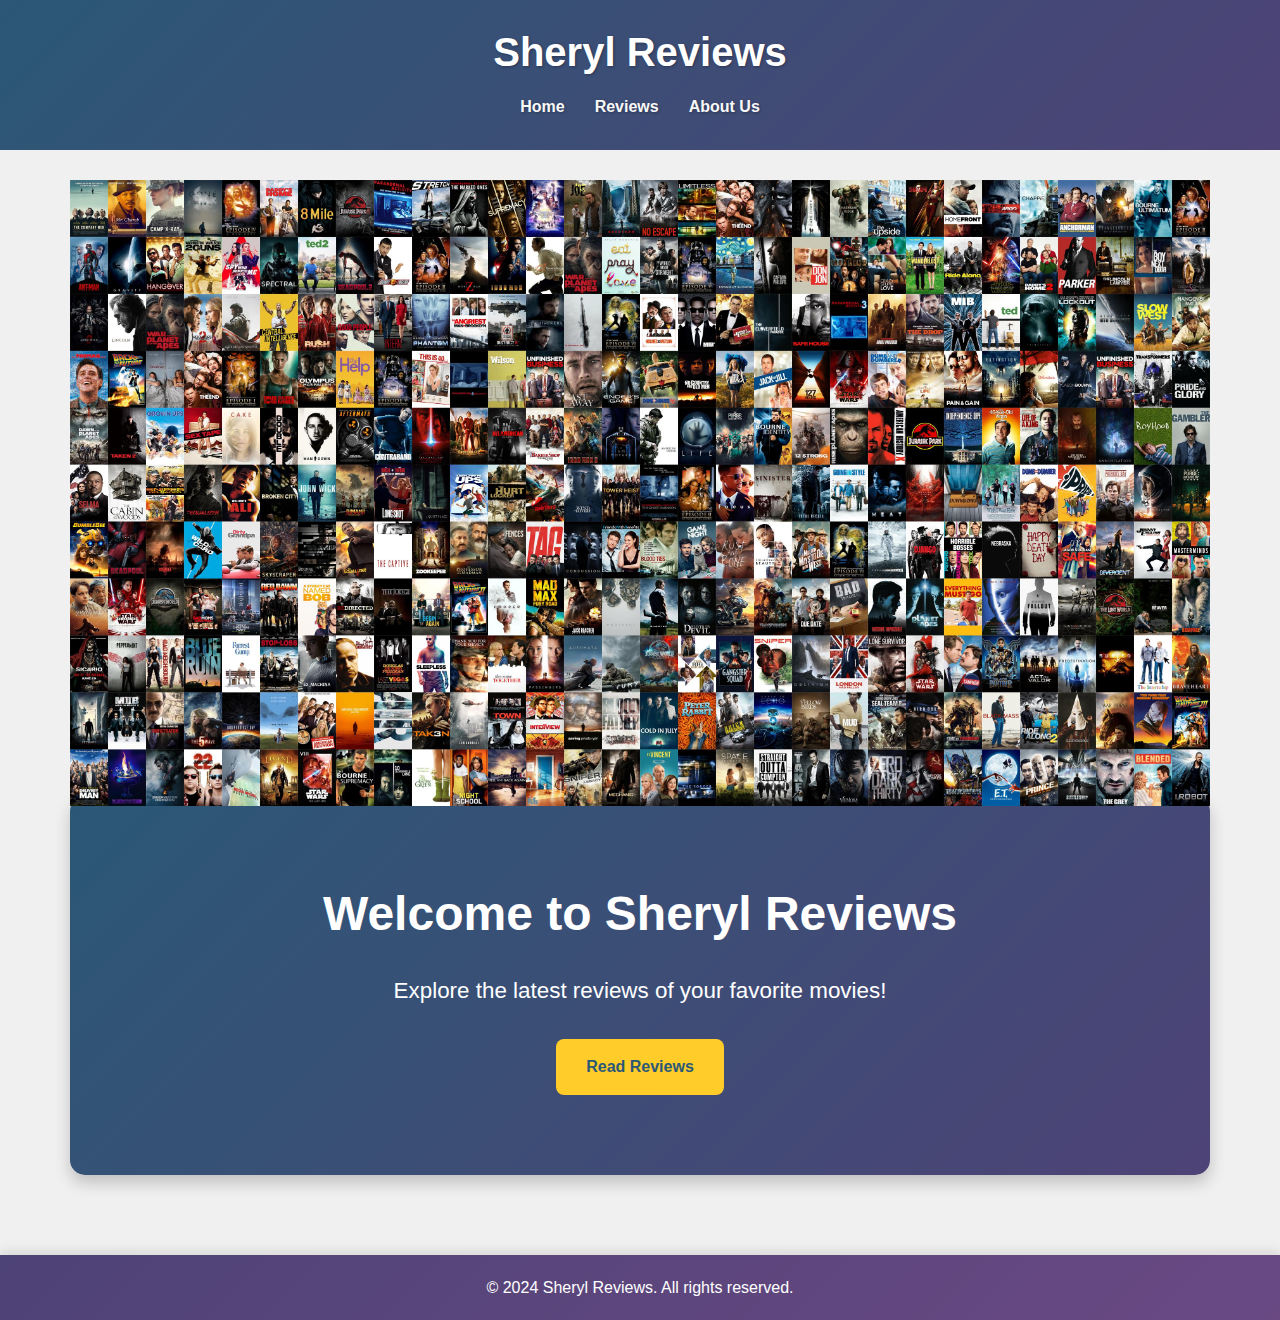
<file: index.html>
<!DOCTYPE html>
<html lang="en">
<head>
    <meta charset="UTF-8">
    <meta name="viewport" content="width=device-width, initial-scale=1.0">
    <title>Home - Sheryl Reviews</title>
    <link rel="stylesheet" href="styles.css">
</head>
<body>

<header>
    <h1>Sheryl Reviews</h1>
    <nav>
        <ul>
            <li><a href="index.html">Home</a></li>
            <li><a href="reviews.html">Reviews</a></li>
            <li><a href="about_us.html">About Us</a></li>
        </ul>
    </nav>
</header>

<main>
   
    <img src="home.jpg" alt="Welcome to Sheryl Reviews" class="above-hero-image">

    <section class="hero">
        <h2>Welcome to Sheryl Reviews</h2>
        <p>Explore the latest reviews of your favorite movies!</p>
        <a href="reviews.html" class="button">Read Reviews</a>
    </section>
</main>

<footer>
    <p>&copy; 2024 Sheryl Reviews. All rights reserved.</p>
</footer>

</body>
</html>
</file>
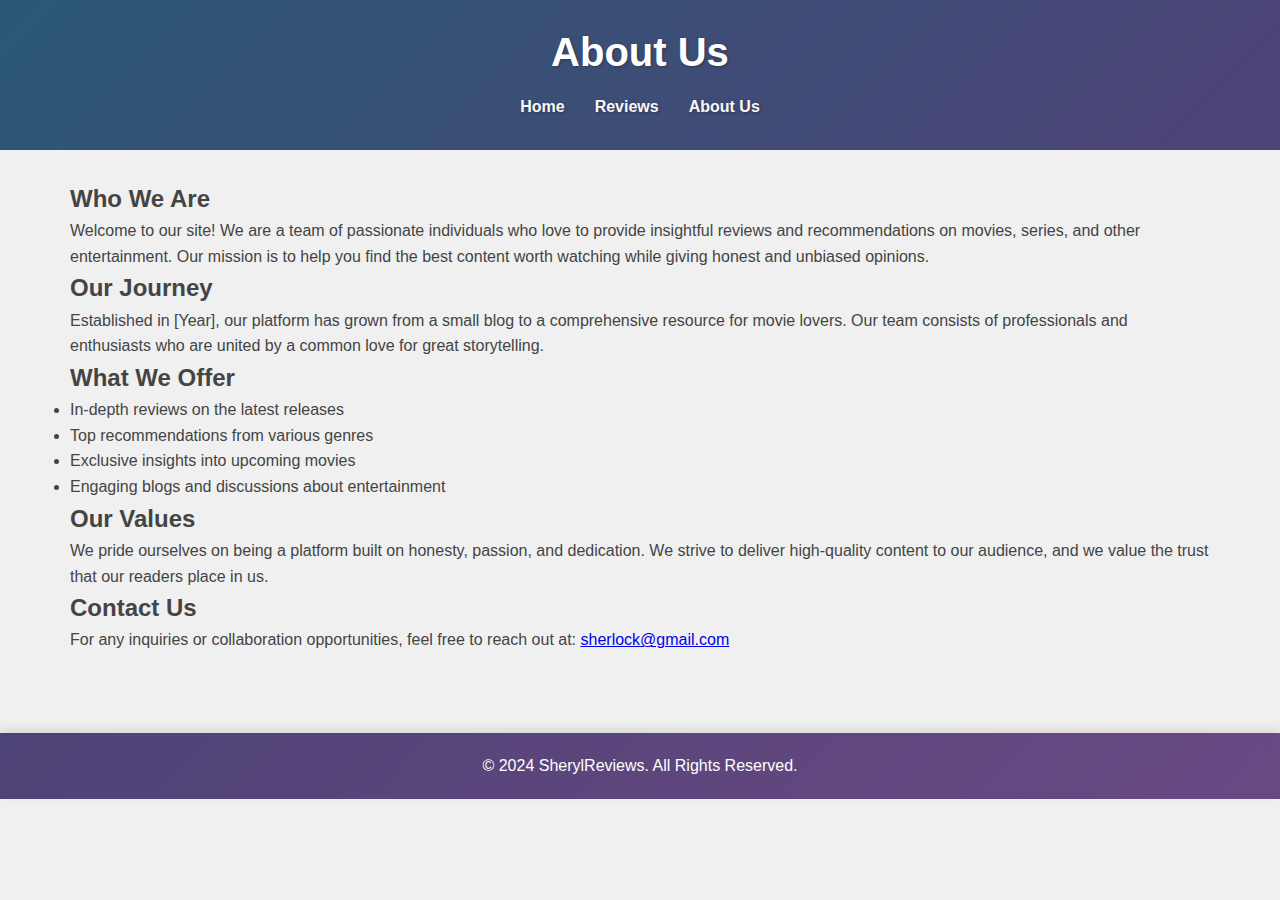
<file: about_us.html>
<!DOCTYPE html>
<html lang="en">
<head>
    <meta charset="UTF-8">
    <meta name="viewport" content="width=device-width, initial-scale=1.0">
    <title>About Us</title>
    <link rel="stylesheet" href="styles.css"> 
</head>
<body>

<header>
    <h1>About Us</h1>
    <nav>
        <ul>
            <li><a href="index.html">Home</a></li>
            <li><a href="reviews.html">Reviews</a></li>
            <li><a href="about.html">About Us</a></li>
        </ul>
    </nav>
</header>

<main>
    <section class="about-section">
        <h2>Who We Are</h2>
        <p>
            Welcome to our site! We are a team of passionate individuals who love to provide insightful reviews and recommendations on movies, series, and other entertainment. Our mission is to help you find the best content worth watching while giving honest and unbiased opinions.
        </p>

        <h2>Our Journey</h2>
        <p>
            Established in [Year], our platform has grown from a small blog to a comprehensive resource for movie lovers. Our team consists of professionals and enthusiasts who are united by a common love for great storytelling.
        </p>

        <h2>What We Offer</h2>
        <ul>
            <li>In-depth reviews on the latest releases</li>
            <li>Top recommendations from various genres</li>
            <li>Exclusive insights into upcoming movies</li>
            <li>Engaging blogs and discussions about entertainment</li>
        </ul>

        <h2>Our Values</h2>
        <p>
            We pride ourselves on being a platform built on honesty, passion, and dedication. We strive to deliver high-quality content to our audience, and we value the trust that our readers place in us.
        </p>

       

        <h2>Contact Us</h2>
        <p>
            For any inquiries or collaboration opportunities, feel free to reach out at: <a href="mailto:sherlock@gmail.com">sherlock@gmail.com</a>
        </p>
    </section>
</main>

<footer>
    <p>&copy; 2024 SherylReviews. All Rights Reserved.</p>
</footer>

</body>
</html>
</file>
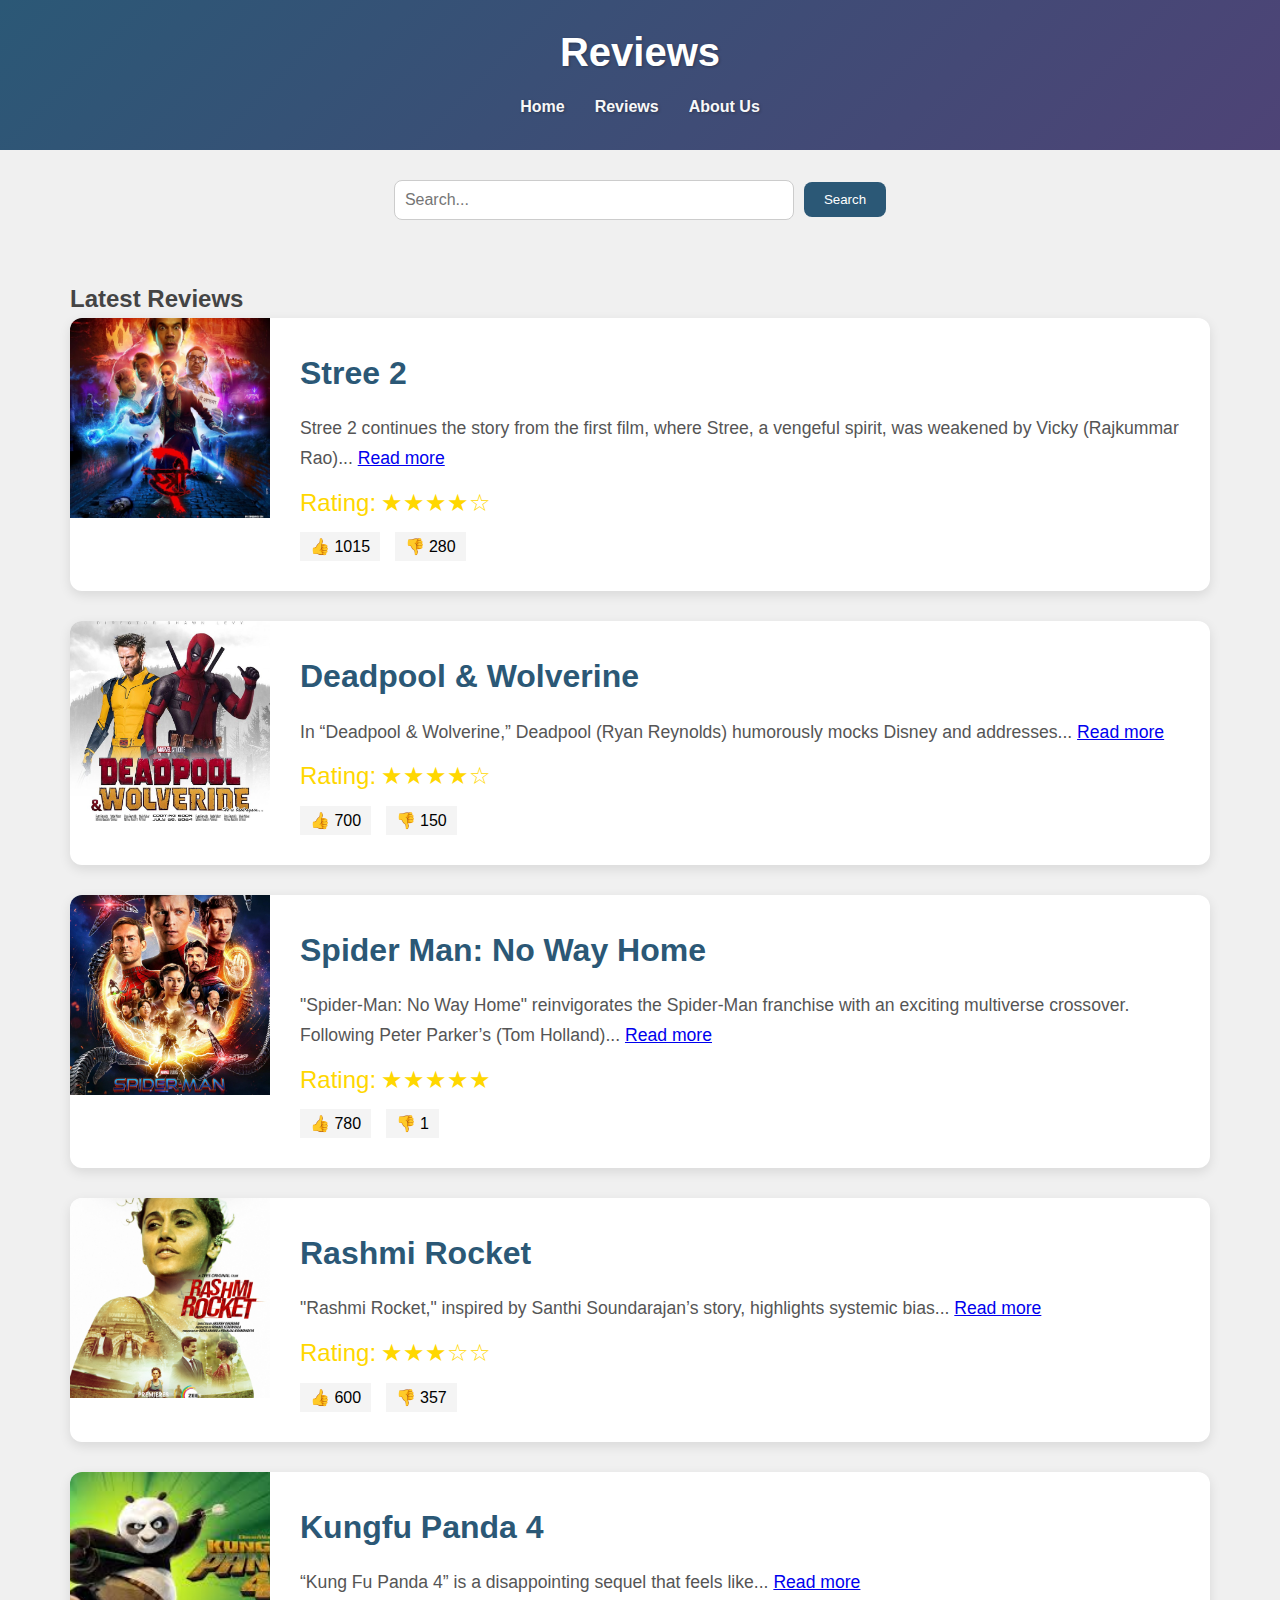
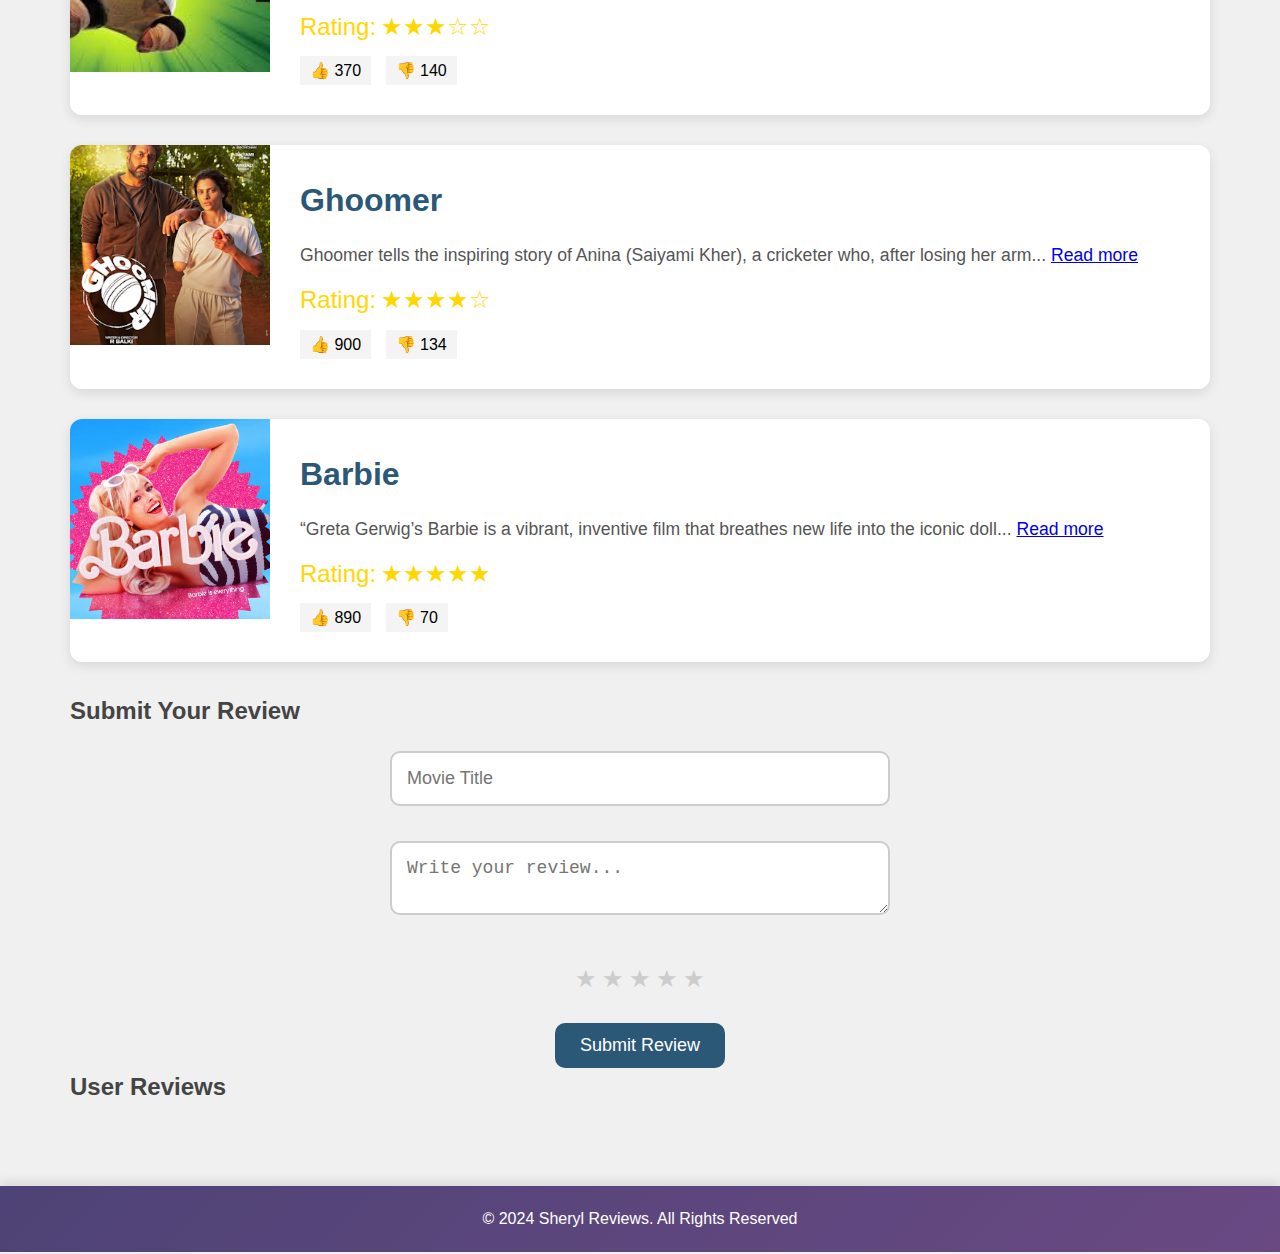
<file: reviews.html>
<!DOCTYPE html>
<html lang="en">
<head>
    <meta charset="UTF-8">
    <meta name="viewport" content="width=device-width, initial-scale=1.0">
    <title>Reviews - Sheryl Reviews</title>
    <link rel="stylesheet" href="styles.css">
</head>
<body>

<header>
    <h1>Reviews</h1>
    <nav>
        <ul>
            <li><a href="index.html">Home</a></li>
            <li><a href="reviews.html">Reviews</a></li>
            <li><a href="about_us.html">About Us</a></li>
        </ul>
    </nav>
</header>


<div class="search-container">
    <input type="text" id="searchInput" placeholder="Search...">
    <button type="button" id="searchButton">Search</button>
</div>




<main>
    <section class="latest-reviews" id="reviewSection">
        <h2>Latest Reviews</h2>

        
        <div class="review-card">
            <img src="image1.jpg" alt="Movie Poster">
            <div class="review-content">
                <h3>Stree 2</h3>
                <p>
                    <span class="short-review">Stree 2 continues the story from the first film, where Stree, a vengeful spirit, was weakened by Vicky (Rajkummar Rao)...</span>
                    <span class="full-review" style="display: none;">This sequel introduces Sarkata, a male spirit who kidnaps modern women, leading to a battle with Stree (Shraddha Kapoor). The film starts strong, blending humor and horror, but falters in the second half, focusing more on spectacle than substance. Despite good CGI and pop culture nods, it fails to deliver a meaningful message and doesn’t fully explore its themes on patriarchy and incel culture. Shraddha Kapoor’s role is underdeveloped, and the climax is a confusing, endless battle, resulting in a disappointing and patronizing treatment of women’s empowerment.</span>
                    <a href="#" class="read-more">Read more</a>
                </p>
                
                <div class="star-rating">
                    <span>Rating:</span>
                    <span class="stars">★★★★☆</span> 
                </div>

                
                <div class="vote">
                    <button onclick="likeReview(this)">👍 <span class="like-count">1015</span></button>
                    <button onclick="dislikeReview(this)">👎 <span class="dislike-count">280</span></button>
                </div>
            </div>
        </div>


        <div class="review-card">
            <img src="image3.jpg" alt="Movie Poster">
            <div class="review-content">
                <h3>Deadpool & Wolverine</h3>
                <p>
                    <span class="short-review">In “Deadpool & Wolverine,” Deadpool (Ryan Reynolds) humorously mocks Disney and addresses...</span>
                    <span class="full-review" style="display: none;">how the film integrates Wolverine (Hugh Jackman) into the Marvel Cinematic Universe. The movie continues Deadpool's irreverent humor and meta-commentary on superhero conventions. Set within the M.C.U., the film deals with corporate constraints and fan service, using the multiverse to bring in numerous references and cameos. It reflects on Hollywood’s tendency to recycle successful formulas and the commercialization of creativity, making it both entertaining and a critique of the industry's repetitive nature.</span>
                    <a href="#" class="read-more">Read more</a>
                </p>
                
                <div class="star-rating">
                    <span>Rating:</span>
                    <span class="stars">★★★★☆</span>
                </div>

                
                <div class="vote">
                    <button onclick="likeReview(this)">👍 <span class="like-count">700</span></button>
                    <button onclick="dislikeReview(this)">👎 <span class="dislike-count">150</span></button>
                </div>
            </div>
        </div>

        <div class="review-card">
            <img src="image2.jpg" alt="Movie Poster">
            <div class="review-content">
                <h3>Spider Man: No Way Home</h3>
                <p>
                    <span class="short-review">"Spider-Man: No Way Home" reinvigorates the Spider-Man franchise with an exciting multiverse crossover. Following Peter Parker’s (Tom Holland)...</span>
                    <span class="full-review" style="display: none;">attempt to erase his secret identity with a spell from Dr. Strange, villains from past Spider-Man movies—such as Doc Ock and Green Goblin—return, adding layers to the narrative. Despite its lengthy runtime and some thematic repetition, the film delivers with impressive action sequences, particularly a standout battle in a mirror dimension and an emotionally charged final showdown. Michael Giacchino’s score adds heroic depth, complementing the film’s vibrant storytelling. Blending nostalgia with fresh elements, "No Way Home" pays tribute to Spider-Man's legacy while exploring the impact of heroism and responsibility.</span>
                    <a href="#" class="read-more">Read more</a>
                </p>
        
                <div class="star-rating">
                    <span>Rating:</span>
                    <span class="stars">★★★★★</span>
                </div>

                
                <div class="vote">
                    <button onclick="likeReview(this)">👍 <span class="like-count">780</span></button>
                    <button onclick="dislikeReview(this)">👎 <span class="dislike-count">1</span></button>
                </div>
            </div>
        </div>

        <div class="review-card">
            <img src="image4.jpg" alt="Movie Poster">
            <div class="review-content">
                <h3>Rashmi Rocket</h3>
                <p>
                    <span class="short-review">"Rashmi Rocket," inspired by Santhi Soundarajan’s story, highlights systemic bias...</span>
                    <span class="full-review" style="display: none;">against female athletes with hyperandrogenism. The film, featuring Taapsee Pannu, follows Rashmi’s struggle against a system that questions her womanhood. Director Akarsh Khurana emphasizes the broader issue rather than just Rashmi’s personal triumph. Taapsee’s performance is strong, though some plot elements feel underdeveloped. Priyansh Painyuli adds depth as her coach and partner. The film ends with the realization that Rashmi's victory is just the start of a longer battle against systemic injustice.</span>
                    <a href="#" class="read-more">Read more</a>
                </p>
              
                <div class="star-rating">
                    <span>Rating:</span>
                    <span class="stars">★★★☆☆</span> 
                </div>

                
                <div class="vote">
                    <button onclick="likeReview(this)">👍 <span class="like-count">600</span></button>
                    <button onclick="dislikeReview(this)">👎 <span class="dislike-count">357</span></button>
                </div>
            </div>
        </div>

        <div class="review-card">
            <img src="image5.jpeg" alt="Movie Poster">
            <div class="review-content">
                <h3>Kungfu Panda 4</h3>
                <p>
                    <span class="short-review">“Kung Fu Panda 4” is a disappointing sequel that feels like...</span>
                    <span class="full-review" style="display: none;">a cash grab. The animation is uninspired, and the plot is predictable, with a rushed and unfinished feel. New characters lack depth, and jokes fall flat, including a cringe-worthy fart joke. Despite a few redeeming elements, such as Viola Davis's villain and James Hong’s performance, the film fails to capture the charm of earlier entries and weakens the franchise’s legacy.</span>
                    <a href="#" class="read-more">Read more</a>
                </p>
                <div class="star-rating">
                    <span>Rating:</span>
                    <span class="stars">★★★☆☆</span> 
                </div>

              
                <div class="vote">
                    <button onclick="likeReview(this)">👍 <span class="like-count">370</span></button>
                    <button onclick="dislikeReview(this)">👎 <span class="dislike-count">140</span></button>
                </div>
            </div>
        </div>
        
       
        <div class="review-card">
            <img src="image6.jpg" alt="Movie Poster">
            <div class="review-content">
                <h3>Ghoomer</h3>
                <p>
                    <span class="short-review">Ghoomer tells the inspiring story of Anina (Saiyami Kher), a cricketer who, after losing her arm...</span>
                    <span class="full-review" style="display: none;">in an accident, overcomes adversity with the help of former player Paddy (Abhishek Bachchan). Directed by R Balki, the film showcases Anina’s journey from practicing on a makeshift pitch to competing in major stadiums, emphasizing resilience and self-belief.

                        Bachchan delivers a powerful performance as a disillusioned coach, while Kher impresses with her dedication and physicality. The film balances emotional and humorous moments well, and Vishal Sinha’s cinematography captures the cricket scenes vividly.
                        
                        Though it follows familiar themes of a mentor-mentee relationship, Ghoomer remains a compelling and entertaining film, celebrating the strength of perseverance....</span>
                    <a href="#" class="read-more">Read more</a>
                </p>
                
                <div class="star-rating">
                    <span>Rating:</span>
                    <span class="stars">★★★★☆</span> 
                </div>

                
                <div class="vote">
                    <button onclick="likeReview(this)">👍 <span class="like-count">900</span></button>
                    <button onclick="dislikeReview(this)">👎 <span class="dislike-count">134</span></button>
                </div>
            </div>
        </div>

        <div class="review-card">
            <img src="image7.jpg" alt="Movie Poster">
            <div class="review-content">
                <h3>Barbie</h3>
                <p>
                    <span class="short-review">“Greta Gerwig’s Barbie is a vibrant, inventive film that breathes new life into the iconic doll...</span>
                    <span class="full-review" style="display: none;">Starring Margot Robbie and Ryan Gosling, the movie follows Barbie’s journey from her perfect plastic world to the complexities of reality. With a mix of humor and insight, it offers a fresh take on self-discovery and empowerment. The film’s colorful visuals and witty script make it a delightful watch, blending charm with thoughtful commentary. A must-see for fans and newcomers alike.</span>
                    <a href="#" class="read-more">Read more</a>
                </p>
                
                <div class="star-rating">
                    <span>Rating:</span>
                    <span class="stars">★★★★★</span> 
                </div>

              
                <div class="vote">
                    <button onclick="likeReview(this)">👍 <span class="like-count">890</span></button>
                    <button onclick="dislikeReview(this)">👎 <span class="dislike-count">70</span></button>
                </div>
            </div>
        </div>
        
    </section>

    
    <section class="add-review">
        <h2>Submit Your Review</h2>
        <form id="reviewForm">
            <input type="text" id="movieTitle" placeholder="Movie Title" required>
            <textarea id="movieReview" placeholder="Write your review..." required></textarea>
    
            <div class="stars">
                <input type="radio" id="star5" name="rating" value="5">
                <label for="star5">★</label>
                <input type="radio" id="star4" name="rating" value="4">
                <label for="star4">★</label>
                <input type="radio" id="star3" name="rating" value="3">
                <label for="star3">★</label>
                <input type="radio" id="star2" name="rating" value="2">
                <label for="star2">★</label>
                <input type="radio" id="star1" name="rating" value="1">
                <label for="star1">★</label>
            </div>
    
            <button type="submit">Submit Review</button>
        </form>
    </section>
    
   
    <section class="reviews-list">
        <h2>User Reviews</h2>
    </section>
    
</main>


<footer>
    <p>© 2024 Sheryl Reviews. All Rights Reserved</p>
</footer>

<script src="scripts.js"></script>
</body>
</html>
</file>
<file: styles.css>
* {
    margin: 0;
    padding: 0;
    box-sizing: border-box;
}

body {
    font-family: 'Arial', sans-serif;
    background-color: #f0f0f0;
    color: #444;
    line-height: 1.6;
}


header {
    background: linear-gradient(135deg, #2b5876, #4e4376);
    padding: 20px 15px;
    color: #fff;
    text-shadow: 1px 1px 3px rgba(0, 0, 0, 0.3);
    display: flex;
    justify-content: center;
    align-items: center;
    flex-direction: column;
}

header h1 {
    font-size: 2.5em;
    font-weight: bold;
    text-align: center;
}

nav ul {
    list-style: none;
    display: flex;
    justify-content: center;
    padding: 10px 0;
    margin: 0;
}

nav ul li {
    margin: 0 15px;
}

nav ul li a {
    color: #f8f8f8;
    text-decoration: none;
    font-weight: bold;
    transition: color 0.4s;
}

nav ul li a:hover {
    color: #ffcc29;
}


main {
    padding: 30px;
    max-width: 1200px;
    margin: auto;
}
.above-hero-image {
    width: 100%; 
    height: auto; 
    margin-bottom: -10px; 
    display: block; 
}



.hero {
    text-align: center;
    padding: 80px 20px;
    background: linear-gradient(135deg, #2b5876, #4e4376);
    color: #fff;
    border-radius: 15px;
    box-shadow: 0 8px 16px rgba(0, 0, 0, 0.2);
}

.hero h2 {
    font-size: 3em;
    margin-bottom: 20px;
}

.hero p {
    font-size: 1.4em;
    margin-bottom: 30px;
}



.hero .button {
    display: inline-block;
    background-color: #ffcc29;
    color: #2b5876;
    padding: 15px 30px;
    text-decoration: none;
    border-radius: 8px;
    font-weight: bold;
    transition: background-color 0.4s, transform 0.3s;
}

.hero .button:hover {
    background-color: #ffd700;
    transform: translateY(-3px);
}

.search-container {
    display: flex;
    justify-content: center;
    align-items: center; 
    margin: 30px 0; 
}

.search-container input[type="text"] {
    padding: 10px;
    font-size: 16px;
    border-radius: 8px;
    border: 1px solid #ccc;
    width: 100%;
    max-width: 400px; 
    margin-right: 10px;
}

.search-container button {
    padding: 10px 20px;
    background-color: #2b5876;
    color: #fff;
    border: none;
    border-radius: 8px;
    cursor: pointer;
}

.search-container button:hover {
    background-color: #4e4376;
}


.review-card {
    display: flex;
    background-color: #fff;
    border-radius: 12px;
    box-shadow: 0 4px 12px rgba(0, 0, 0, 0.1);
    margin-bottom: 30px;
    overflow: hidden;
    align-items: flex-start;
}

.review-card img {
    width: 200px;
    height: 200px;
    object-fit: cover; 
}

.review-content {
    padding: 30px;
    flex: 1;
}

.review-content h3 {
    margin-bottom: 15px;
    font-size: 2em;
    color: #2b5876;
    font-weight: 700;
}

.review-content p {
    font-size: 1.1em;
    color: #555;
    line-height: 1.7;
}


.about-us {
    text-align: center;
    margin: 50px 0;
}

.about-us h2 {
    font-size: 2.5em;
    margin-bottom: 20px;
    color: #2b5876;
}

.about-us p {
    font-size: 1.2em;
    color: #555;
    line-height: 1.7;
    max-width: 800px;
    margin: 0 auto;
}


.contact-us form, .add-review form {
    display: flex;
    flex-direction: column;
    align-items: center;
}

.contact-us input, .contact-us textarea,
.add-review input, .add-review textarea {
    padding: 15px;
    margin-bottom: 20px;
    font-size: 18px;
    width: 100%;
    max-width: 500px;
    border: 2px solid #ccc;
    border-radius: 10px;
    transition: border-color 0.3s;
}

.contact-us input:focus, .contact-us textarea:focus,
.add-review input:focus, .add-review textarea:focus {
    border-color: #4e4376;
}

.contact-us button, .add-review button {
    padding: 12px 25px;
    background-color: #2b5876;
    color: #fff;
    border: none;
    border-radius: 10px;
    cursor: pointer;
    font-size: 18px;
    transition: background-color 0.4s, transform 0.3s;
}

.contact-us button:hover, .add-review button:hover {
    background-color: #6a4983;
    transform: translateY(-2px);
}


footer {
    background: linear-gradient(135deg, #4e4376, #6a4983);
    color: #fff;
    text-align: center;
    padding: 20px 15px;
    margin-top: 50px;
    font-size: 1em;
    box-shadow: 0 -4px 10px rgba(0, 0, 0, 0.1);
}


.star-rating {
    font-size: 18px;
    color: #FFD700; 
    display: flex;
    align-items: center; 
}



.stars {
    display: inline-flex;
    align-items: center;
    gap: 5px;
    position: relative;
    direction: ltr; 
    flex-direction: row-reverse; 
}

.stars input {
    display: none; 
}

.stars label {
    font-size: 24px;
    color: #ccc; 
    cursor: pointer;
    margin: 0;
    padding: 0;
}

.stars label.full::before {
    content: '★'; 
}


.stars input:checked ~ label {
    color: #FFD700; 
}

.stars input:checked + label,
.stars input:checked + label ~ label {
    color: #FFD700; 
}

.star-rating {
    display: flex;
    gap: 5px;
    font-size: 24px;
}

.star-rating .star {
    color: #ccc; 
}

.star-rating .star.filled {
    color: #FFD700;
}


.stars {
    display: flex;
    gap: 5px;
    margin: 10px 0;
}

.stars label {
    font-size: 24px;
    color: #ccc;
    cursor: pointer;
}

.stars input[type="radio"] {
    display: none; 
}

.stars input[type="radio"]:checked ~ label {
    color: #FFD700; 
}

.vote button {
    background-color: #f4f4f4;
    border: none;
    cursor: pointer;
    margin-right: 10px;
    padding: 5px 10px;
    font-size: 16px;
}

.vote button:hover {
    background-color: #ddd;
}


.add-review form {
    margin-top: 20px;
    display: flex;
    flex-direction: column;
    gap: 15px; 
}

.add-review .star-input {
    display: flex;
    align-items: center;
    justify-content: center;
    gap: 10px; 
}


@media (max-width: 768px) {
    .review-card {
        flex-direction: column;
        text-align: center;
    }

    .review-card img {
        width: 100%;
        height: auto; 
    }

    .hero h2 {
        font-size: 2em;
    }

    .hero p {
        font-size: 1.2em;
    }

    .hero .button {
        padding: 12px 25px;
    }

    .contact-us input, .contact-us textarea,
    .add-review input, .add-review textarea {
        width: 90%;
    }
}
</file>
